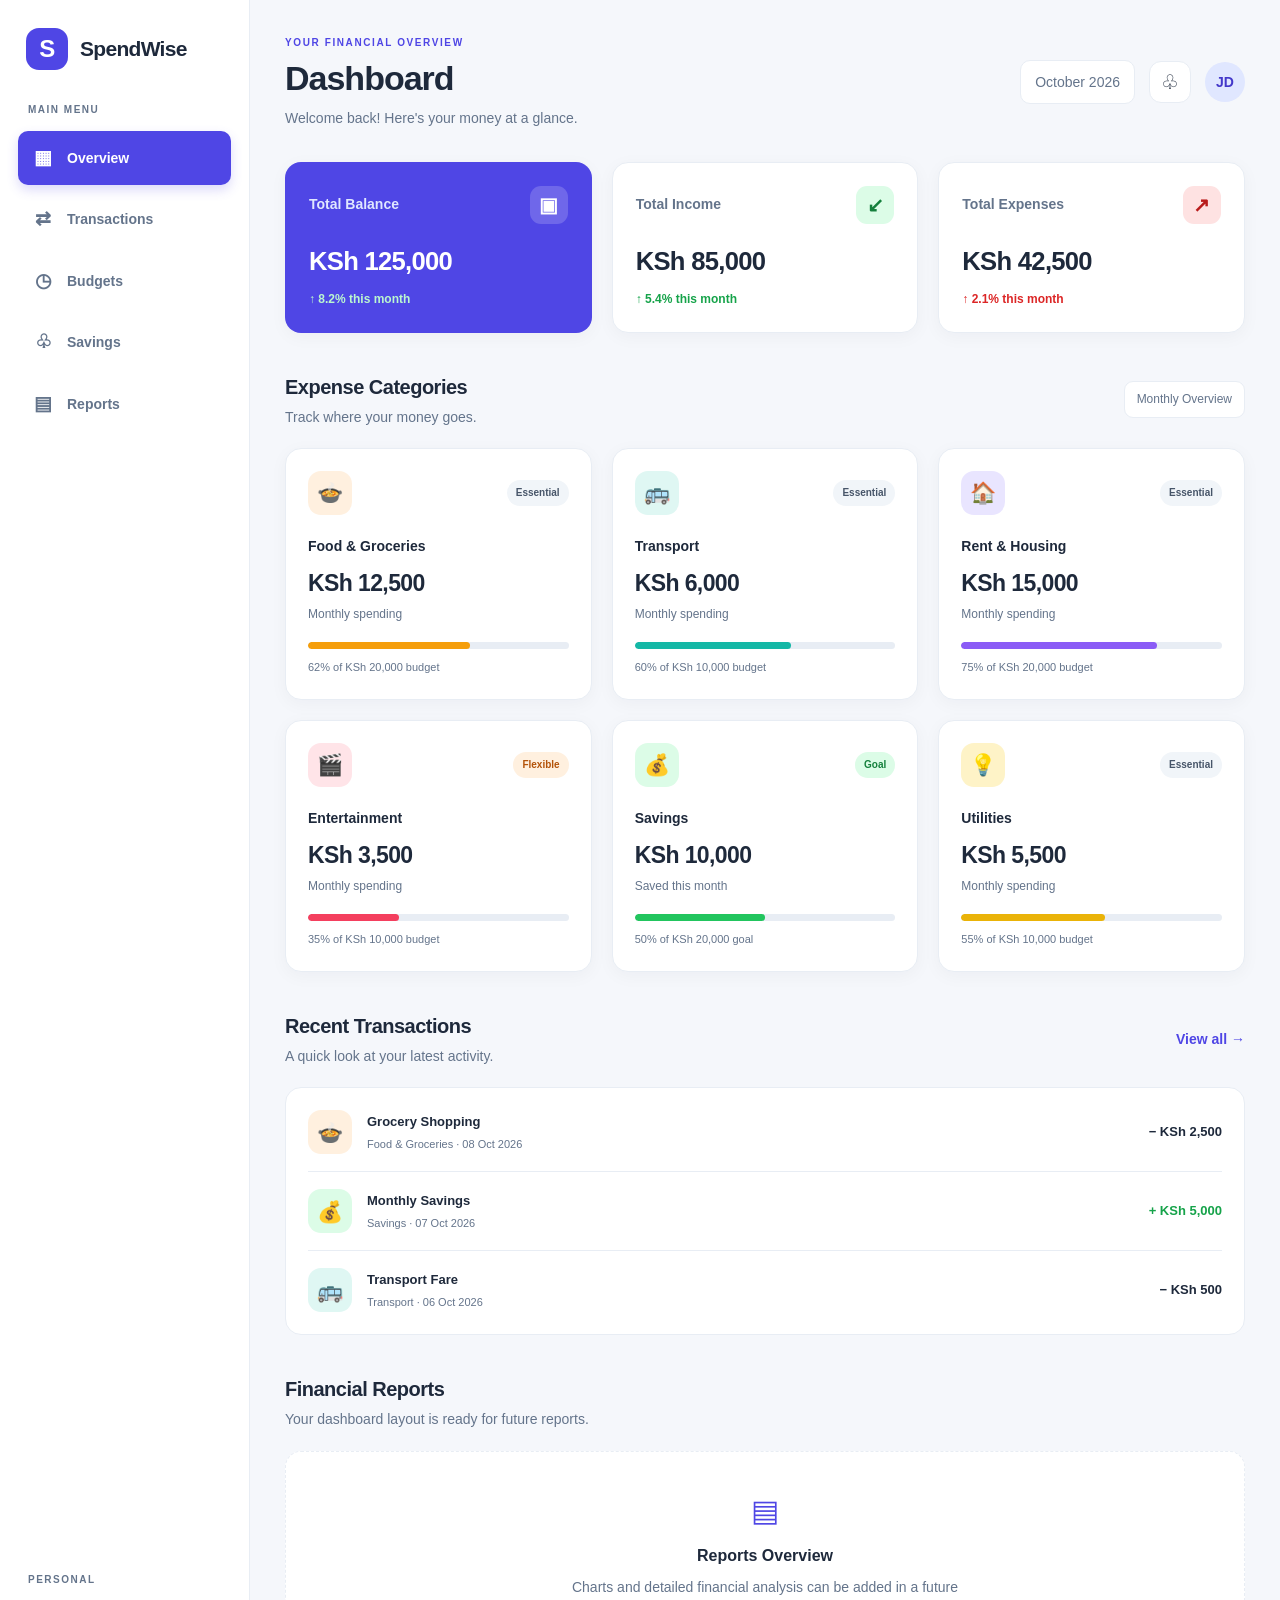
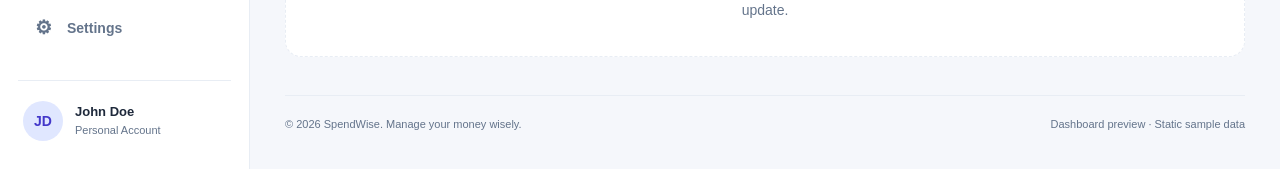
<file: index.html>
<!DOCTYPE html>
<html lang="en">
<head>
    <meta charset="UTF-8">
    <meta name="viewport" content="width=device-width, initial-scale=1.0">
    <meta name="description" content="SpendWise personal finance dashboard for tracking income, expenses, budgets and savings.">
    <title>Live  | Financial Dashboard</title>
    <link rel="stylesheet" href="style.css">
</head>

<body>
    <div class="dashboard">

        <!-- SIDEBAR -->
        <aside class="sidebar">
            <a href="#overview" class="brand">
                <span class="brand-icon">S</span>
                <span>SpendWise</span>
            </a>

            <div class="sidebar-menu">
                <p class="menu-label">MAIN MENU</p>

                <nav class="navigation" aria-label="Main navigation">
                    <a href="#overview" class="nav-link active">
                        <span class="nav-icon">▦</span> Overview
                    </a>
                    <a href="#transactions" class="nav-link">
                        <span class="nav-icon">⇄</span> Transactions
                    </a>
                    <a href="#budgets" class="nav-link">
                        <span class="nav-icon">◷</span> Budgets
                    </a>
                    <a href="#savings" class="nav-link">
                        <span class="nav-icon">♧</span> Savings
                    </a>
                    <a href="#reports" class="nav-link">
                        <span class="nav-icon">▤</span> Reports
                    </a>
                </nav>
            </div>

            <div class="sidebar-bottom">
                <p class="menu-label">PERSONAL</p>
                <a href="#settings" class="nav-link">
                    <span class="nav-icon">⚙</span> Settings
                </a>

                <div class="profile">
                    <div class="avatar">JD</div>
                    <div class="profile-info">
                        <strong>John Doe</strong>
                        <small>Personal Account</small>
                    </div>
                </div>
            </div>
        </aside>

        <!-- MAIN CONTENT -->
        <main class="main-content" id="overview">

            <!-- HEADER -->
            <header class="topbar">
                <div class="welcome">
                    <p class="eyebrow">YOUR FINANCIAL OVERVIEW</p>
                    <h1>Dashboard</h1>
                    <p>Welcome back! Here's your money at a glance.</p>
                </div>

                <div class="header-actions">
                    <span class="date-label">October 2026</span>
                    <button class="notification" type="button"
                            aria-label="Notifications">♧</button>
                    <div class="header-avatar">JD</div>
                </div>
            </header>

            <!-- FINANCIAL SUMMARY -->
            <section class="summary-grid" aria-label="Financial summary">

                <article class="summary-card balance-card">
                    <div class="card-heading">
                        <span>Total Balance</span>
                        <span class="summary-icon">▣</span>
                    </div>
                    <h2>KSh 125,000</h2>
                    <p class="summary-change">↑ 8.2% this month</p>
                </article>

                <article class="summary-card">
                    <div class="card-heading">
                        <span>Total Income</span>
                        <span class="summary-icon income-icon">↙</span>
                    </div>
                    <h2>KSh 85,000</h2>
                    <p class="summary-change">↑ 5.4% this month</p>
                </article>

                <article class="summary-card">
                    <div class="card-heading">
                        <span>Total Expenses</span>
                        <span class="summary-icon expense-icon">↗</span>
                    </div>
                    <h2>KSh 42,500</h2>
                    <p class="expense-change">↑ 2.1% this month</p>
                </article>

            </section>

            <!-- EXPENSE CATEGORIES -->
            <section class="categories-section" id="budgets">
                <div class="section-heading">
                    <div>
                        <h2>Expense Categories</h2>
                        <p>Track where your money goes.</p>
                    </div>
                    <span class="period-label">Monthly Overview</span>
                </div>

                <div class="category-grid">

                    <!-- FOOD -->
                    <article class="category-card" tabindex="0">
                        <div class="category-top">
                            <span class="category-icon food">🍲</span>
                            <span class="category-status">Essential</span>
                        </div>
                        <h3>Food &amp; Groceries</h3>
                        <p class="category-amount">KSh 12,500</p>
                        <p class="category-note">Monthly spending</p>
                        <div class="progress-track" role="img"
                             aria-label="62 percent of food budget used">
                            <div class="progress-fill food-progress"></div>
                        </div>
                        <p class="budget-text">62% of KSh 20,000 budget</p>
                    </article>

                    <!-- TRANSPORT -->
                    <article class="category-card" tabindex="0">
                        <div class="category-top">
                            <span class="category-icon transport">🚌</span>
                            <span class="category-status">Essential</span>
                        </div>
                        <h3>Transport</h3>
                        <p class="category-amount">KSh 6,000</p>
                        <p class="category-note">Monthly spending</p>
                        <div class="progress-track" role="img"
                             aria-label="60 percent of transport budget used">
                            <div class="progress-fill transport-progress"></div>
                        </div>
                        <p class="budget-text">60% of KSh 10,000 budget</p>
                    </article>

                    <!-- RENT -->
                    <article class="category-card" tabindex="0">
                        <div class="category-top">
                            <span class="category-icon rent">🏠</span>
                            <span class="category-status">Essential</span>
                        </div>
                        <h3>Rent &amp; Housing</h3>
                        <p class="category-amount">KSh 15,000</p>
                        <p class="category-note">Monthly spending</p>
                        <div class="progress-track" role="img"
                             aria-label="75 percent of housing budget used">
                            <div class="progress-fill rent-progress"></div>
                        </div>
                        <p class="budget-text">75% of KSh 20,000 budget</p>
                    </article>

                    <!-- ENTERTAINMENT -->
                    <article class="category-card" tabindex="0">
                        <div class="category-top">
                            <span class="category-icon entertainment">🎬</span>
                            <span class="category-status flexible">Flexible</span>
                        </div>
                        <h3>Entertainment</h3>
                        <p class="category-amount">KSh 3,500</p>
                        <p class="category-note">Monthly spending</p>
                        <div class="progress-track" role="img"
                             aria-label="35 percent of entertainment budget used">
                            <div class="progress-fill entertainment-progress"></div>
                        </div>
                        <p class="budget-text">35% of KSh 10,000 budget</p>
                    </article>

                    <!-- SAVINGS -->
                    <article class="category-card" id="savings" tabindex="0">
                        <div class="category-top">
                            <span class="category-icon savings">💰</span>
                            <span class="category-status savings-status">Goal</span>
                        </div>
                        <h3>Savings</h3>
                        <p class="category-amount">KSh 10,000</p>
                        <p class="category-note">Saved this month</p>
                        <div class="progress-track" role="img"
                             aria-label="50 percent of savings goal reached">
                            <div class="progress-fill savings-progress"></div>
                        </div>
                        <p class="budget-text">50% of KSh 20,000 goal</p>
                    </article>

                    <!-- UTILITIES -->
                    <article class="category-card" tabindex="0">
                        <div class="category-top">
                            <span class="category-icon utilities">💡</span>
                            <span class="category-status">Essential</span>
                        </div>
                        <h3>Utilities</h3>
                        <p class="category-amount">KSh 5,500</p>
                        <p class="category-note">Monthly spending</p>
                        <div class="progress-track" role="img"
                             aria-label="55 percent of utilities budget used">
                            <div class="progress-fill utilities-progress"></div>
                        </div>
                        <p class="budget-text">55% of KSh 10,000 budget</p>
                    </article>

                </div>
            </section>

            <!-- RECENT TRANSACTIONS -->
            <section class="transactions-section" id="transactions">
                <div class="section-heading">
                    <div>
                        <h2>Recent Transactions</h2>
                        <p>A quick look at your latest activity.</p>
                    </div>
                    <a href="#transactions" class="view-all">View all →</a>
                </div>

                <div class="transaction-list">

                    <div class="transaction-row">
                        <span class="transaction-icon food">🍲</span>
                        <div class="transaction-details">
                            <strong>Grocery Shopping</strong>
                            <small>Food &amp; Groceries · 08 Oct 2026</small>
                        </div>
                        <strong class="transaction-amount">− KSh 2,500</strong>
                    </div>

                    <div class="transaction-row">
                        <span class="transaction-icon savings">💰</span>
                        <div class="transaction-details">
                            <strong>Monthly Savings</strong>
                            <small>Savings · 07 Oct 2026</small>
                        </div>
                        <strong class="transaction-amount income-amount">
                            + KSh 5,000
                        </strong>
                    </div>

                    <div class="transaction-row">
                        <span class="transaction-icon transport">🚌</span>
                        <div class="transaction-details">
                            <strong>Transport Fare</strong>
                            <small>Transport · 06 Oct 2026</small>
                        </div>
                        <strong class="transaction-amount">− KSh 500</strong>
                    </div>

                </div>
            </section>

            <!-- REPORTS PLACEHOLDER -->
            <section class="reports-section" id="reports">
                <div class="section-heading">
                    <div>
                        <h2>Financial Reports</h2>
                        <p>Your dashboard layout is ready for future reports.</p>
                    </div>
                </div>
                <div class="report-placeholder">
                    <span class="report-icon">▤</span>
                    <h3>Reports Overview</h3>
                    <p>Charts and detailed financial analysis can be added in a future update.</p>
                </div>
            </section>

            <footer class="footer" id="settings">
                <p>© 2026 SpendWise. Manage your money wisely.</p>
                <p>Dashboard preview · Static sample data</p>
            </footer>

        </main>
    </div>
</body>
</html>
</file>
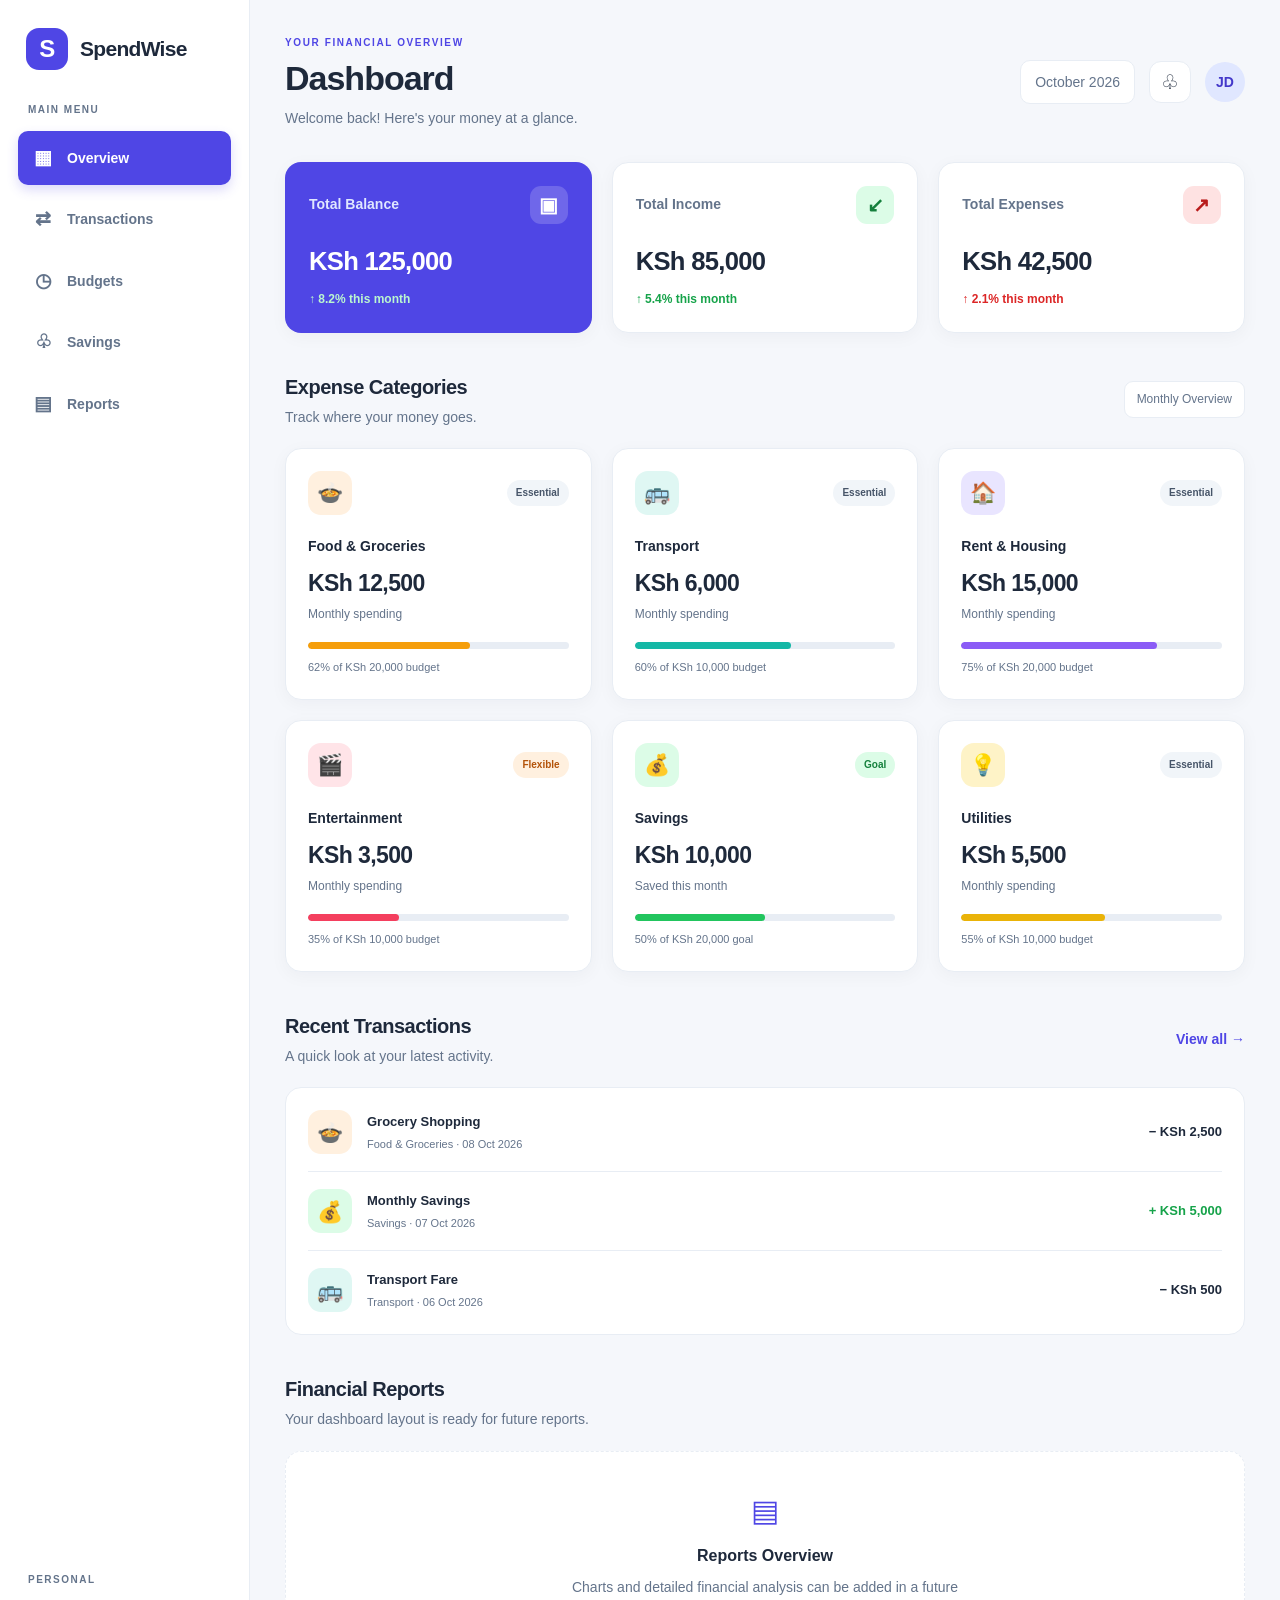
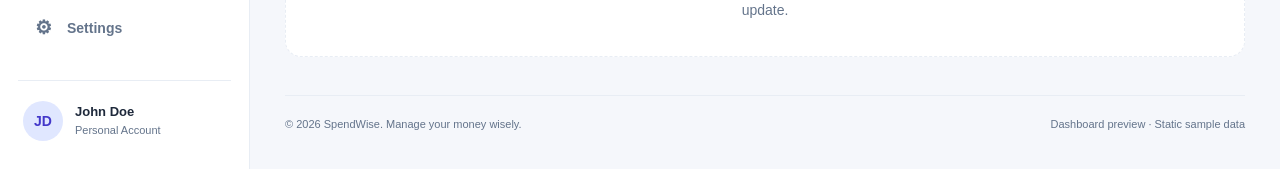
<file: iindex.html>
<!DOCTYPE html>
<html lang="en">
<head>
    <meta charset="UTF-8">
    <meta name="viewport" content="width=device-width, initial-scale=1.0">
    <meta name="description" content="SpendWise personal finance dashboard for tracking income, expenses, budgets and savings.">
    <title>SpendWise | Financial Dashboard</title>
    <link rel="stylesheet" href="style.css">
</head>

<body>
    <div class="dashboard">

        <!-- SIDEBAR -->
        <aside class="sidebar">
            <a href="#overview" class="brand">
                <span class="brand-icon">S</span>
                <span>SpendWise</span>
            </a>

            <div class="sidebar-menu">
                <p class="menu-label">MAIN MENU</p>

                <nav class="navigation" aria-label="Main navigation">
                    <a href="#overview" class="nav-link active">
                        <span class="nav-icon">▦</span> Overview
                    </a>
                    <a href="#transactions" class="nav-link">
                        <span class="nav-icon">⇄</span> Transactions
                    </a>
                    <a href="#budgets" class="nav-link">
                        <span class="nav-icon">◷</span> Budgets
                    </a>
                    <a href="#savings" class="nav-link">
                        <span class="nav-icon">♧</span> Savings
                    </a>
                    <a href="#reports" class="nav-link">
                        <span class="nav-icon">▤</span> Reports
                    </a>
                </nav>
            </div>

            <div class="sidebar-bottom">
                <p class="menu-label">PERSONAL</p>
                <a href="#settings" class="nav-link">
                    <span class="nav-icon">⚙</span> Settings
                </a>

                <div class="profile">
                    <div class="avatar">JD</div>
                    <div class="profile-info">
                        <strong>John Doe</strong>
                        <small>Personal Account</small>
                    </div>
                </div>
            </div>
        </aside>

        <!-- MAIN CONTENT -->
        <main class="main-content" id="overview">

            <!-- HEADER -->
            <header class="topbar">
                <div class="welcome">
                    <p class="eyebrow">YOUR FINANCIAL OVERVIEW</p>
                    <h1>Dashboard</h1>
                    <p>Welcome back! Here's your money at a glance.</p>
                </div>

                <div class="header-actions">
                    <span class="date-label">October 2026</span>
                    <button class="notification" type="button"
                            aria-label="Notifications">♧</button>
                    <div class="header-avatar">JD</div>
                </div>
            </header>

            <!-- FINANCIAL SUMMARY -->
            <section class="summary-grid" aria-label="Financial summary">

                <article class="summary-card balance-card">
                    <div class="card-heading">
                        <span>Total Balance</span>
                        <span class="summary-icon">▣</span>
                    </div>
                    <h2>KSh 125,000</h2>
                    <p class="summary-change">↑ 8.2% this month</p>
                </article>

                <article class="summary-card">
                    <div class="card-heading">
                        <span>Total Income</span>
                        <span class="summary-icon income-icon">↙</span>
                    </div>
                    <h2>KSh 85,000</h2>
                    <p class="summary-change">↑ 5.4% this month</p>
                </article>

                <article class="summary-card">
                    <div class="card-heading">
                        <span>Total Expenses</span>
                        <span class="summary-icon expense-icon">↗</span>
                    </div>
                    <h2>KSh 42,500</h2>
                    <p class="expense-change">↑ 2.1% this month</p>
                </article>

            </section>

            <!-- EXPENSE CATEGORIES -->
            <section class="categories-section" id="budgets">
                <div class="section-heading">
                    <div>
                        <h2>Expense Categories</h2>
                        <p>Track where your money goes.</p>
                    </div>
                    <span class="period-label">Monthly Overview</span>
                </div>

                <div class="category-grid">

                    <!-- FOOD -->
                    <article class="category-card" tabindex="0">
                        <div class="category-top">
                            <span class="category-icon food">🍲</span>
                            <span class="category-status">Essential</span>
                        </div>
                        <h3>Food &amp; Groceries</h3>
                        <p class="category-amount">KSh 12,500</p>
                        <p class="category-note">Monthly spending</p>
                        <div class="progress-track" role="img"
                             aria-label="62 percent of food budget used">
                            <div class="progress-fill food-progress"></div>
                        </div>
                        <p class="budget-text">62% of KSh 20,000 budget</p>
                    </article>

                    <!-- TRANSPORT -->
                    <article class="category-card" tabindex="0">
                        <div class="category-top">
                            <span class="category-icon transport">🚌</span>
                            <span class="category-status">Essential</span>
                        </div>
                        <h3>Transport</h3>
                        <p class="category-amount">KSh 6,000</p>
                        <p class="category-note">Monthly spending</p>
                        <div class="progress-track" role="img"
                             aria-label="60 percent of transport budget used">
                            <div class="progress-fill transport-progress"></div>
                        </div>
                        <p class="budget-text">60% of KSh 10,000 budget</p>
                    </article>

                    <!-- RENT -->
                    <article class="category-card" tabindex="0">
                        <div class="category-top">
                            <span class="category-icon rent">🏠</span>
                            <span class="category-status">Essential</span>
                        </div>
                        <h3>Rent &amp; Housing</h3>
                        <p class="category-amount">KSh 15,000</p>
                        <p class="category-note">Monthly spending</p>
                        <div class="progress-track" role="img"
                             aria-label="75 percent of housing budget used">
                            <div class="progress-fill rent-progress"></div>
                        </div>
                        <p class="budget-text">75% of KSh 20,000 budget</p>
                    </article>

                    <!-- ENTERTAINMENT -->
                    <article class="category-card" tabindex="0">
                        <div class="category-top">
                            <span class="category-icon entertainment">🎬</span>
                            <span class="category-status flexible">Flexible</span>
                        </div>
                        <h3>Entertainment</h3>
                        <p class="category-amount">KSh 3,500</p>
                        <p class="category-note">Monthly spending</p>
                        <div class="progress-track" role="img"
                             aria-label="35 percent of entertainment budget used">
                            <div class="progress-fill entertainment-progress"></div>
                        </div>
                        <p class="budget-text">35% of KSh 10,000 budget</p>
                    </article>

                    <!-- SAVINGS -->
                    <article class="category-card" id="savings" tabindex="0">
                        <div class="category-top">
                            <span class="category-icon savings">💰</span>
                            <span class="category-status savings-status">Goal</span>
                        </div>
                        <h3>Savings</h3>
                        <p class="category-amount">KSh 10,000</p>
                        <p class="category-note">Saved this month</p>
                        <div class="progress-track" role="img"
                             aria-label="50 percent of savings goal reached">
                            <div class="progress-fill savings-progress"></div>
                        </div>
                        <p class="budget-text">50% of KSh 20,000 goal</p>
                    </article>

                    <!-- UTILITIES -->
                    <article class="category-card" tabindex="0">
                        <div class="category-top">
                            <span class="category-icon utilities">💡</span>
                            <span class="category-status">Essential</span>
                        </div>
                        <h3>Utilities</h3>
                        <p class="category-amount">KSh 5,500</p>
                        <p class="category-note">Monthly spending</p>
                        <div class="progress-track" role="img"
                             aria-label="55 percent of utilities budget used">
                            <div class="progress-fill utilities-progress"></div>
                        </div>
                        <p class="budget-text">55% of KSh 10,000 budget</p>
                    </article>

                </div>
            </section>

            <!-- RECENT TRANSACTIONS -->
            <section class="transactions-section" id="transactions">
                <div class="section-heading">
                    <div>
                        <h2>Recent Transactions</h2>
                        <p>A quick look at your latest activity.</p>
                    </div>
                    <a href="#transactions" class="view-all">View all →</a>
                </div>

                <div class="transaction-list">

                    <div class="transaction-row">
                        <span class="transaction-icon food">🍲</span>
                        <div class="transaction-details">
                            <strong>Grocery Shopping</strong>
                            <small>Food &amp; Groceries · 08 Oct 2026</small>
                        </div>
                        <strong class="transaction-amount">− KSh 2,500</strong>
                    </div>

                    <div class="transaction-row">
                        <span class="transaction-icon savings">💰</span>
                        <div class="transaction-details">
                            <strong>Monthly Savings</strong>
                            <small>Savings · 07 Oct 2026</small>
                        </div>
                        <strong class="transaction-amount income-amount">
                            + KSh 5,000
                        </strong>
                    </div>

                    <div class="transaction-row">
                        <span class="transaction-icon transport">🚌</span>
                        <div class="transaction-details">
                            <strong>Transport Fare</strong>
                            <small>Transport · 06 Oct 2026</small>
                        </div>
                        <strong class="transaction-amount">− KSh 500</strong>
                    </div>

                </div>
            </section>

            <!-- REPORTS PLACEHOLDER -->
            <section class="reports-section" id="reports">
                <div class="section-heading">
                    <div>
                        <h2>Financial Reports</h2>
                        <p>Your dashboard layout is ready for future reports.</p>
                    </div>
                </div>
                <div class="report-placeholder">
                    <span class="report-icon">▤</span>
                    <h3>Reports Overview</h3>
                    <p>Charts and detailed financial analysis can be added in a future update.</p>
                </div>
            </section>

            <footer class="footer" id="settings">
                <p>© 2026 SpendWise. Manage your money wisely.</p>
                <p>Dashboard preview · Static sample data</p>
            </footer>

        </main>
    </div>
</body>
</html>
</file>
<file: style.css>
/* =========================================
   SPENDWISE DASHBOARD
   WEEK 4: GRID AND FLEXBOX
========================================= */

/* 1. THEME VARIABLES */
:root {
    --brand-color: #4f46e5;
    --brand-hover: #4338ca;
    --accent-color: #14b8a6;

    --background-color: #f5f7fb;
    --surface-color: #ffffff;
    --sidebar-color: #ffffff;

    --primary-text: #1e293b;
    --secondary-text: #64748b;
    --border-color: #e8edf4;

    --success-color: #16a34a;
    --danger-color: #dc2626;

    --food-color: #fff0df;
    --transport-color: #dff7f3;
    --rent-color: #e9e5ff;
    --entertainment-color: #ffe4e8;
    --savings-color: #dcfce7;
    --utilities-color: #fef3c7;

    --card-radius: 16px;
    --small-radius: 10px;

    --shadow: 0 4px 18px rgba(15, 23, 42, 0.04);
    --card-shadow: 0 8px 24px rgba(15, 23, 42, 0.10);
}

/* 2. RESET */
* {
    margin: 0;
    padding: 0;
    box-sizing: border-box;
}

html {
    scroll-behavior: smooth;
}

body {
    font-family: "Segoe UI", Arial, sans-serif;
    background: var(--background-color);
    color: var(--primary-text);
    line-height: 1.6;
    font-size: 14px;
}

a {
    color: inherit;
    text-decoration: none;
}

button {
    font: inherit;
    cursor: pointer;
}

/* 3. MAIN DASHBOARD GRID */
.dashboard {
    display: grid;
    grid-template-columns: 250px minmax(0, 1fr);
    min-height: 100vh;
}

/* 4. SIDEBAR */
.sidebar {
    background: var(--sidebar-color);
    border-right: 1px solid var(--border-color);
    padding: 28px 18px;

    display: flex;
    flex-direction: column;
    gap: 32px;
}

.brand {
    display: flex;
    align-items: center;
    gap: 12px;
    padding: 0 8px;

    font-size: 21px;
    font-weight: 800;
    letter-spacing: -0.7px;
}

.brand-icon {
    width: 42px;
    height: 42px;
    border-radius: 13px;
    background: var(--brand-color);
    color: #ffffff;

    display: flex;
    align-items: center;
    justify-content: center;

    font-size: 24px;
    font-weight: 800;
}

.menu-label {
    margin: 0 10px 13px;
    color: var(--secondary-text);
    font-size: 10px;
    font-weight: 800;
    letter-spacing: 1.5px;
}

.navigation {
    display: flex;
    flex-direction: column;
    gap: 7px;
}

.nav-link {
    display: flex;
    align-items: center;
    gap: 13px;

    padding: 12px 14px;
    border-radius: var(--small-radius);

    color: var(--secondary-text);
    font-weight: 600;

    transition:
        background-color 200ms ease,
        color 200ms ease,
        transform 200ms ease;
}

.nav-icon {
    width: 22px;
    text-align: center;
    font-size: 19px;
}

.nav-link:hover {
    background: var(--background-color);
    color: var(--brand-color);
    transform: translateX(2px);
}

.nav-link:focus-visible {
    outline: 2px solid var(--brand-color);
    outline-offset: 3px;
}

.nav-link.active {
    background: var(--brand-color);
    color: #ffffff;
    box-shadow: 0 5px 12px rgba(79, 70, 229, 0.2);
}

.sidebar-bottom {
    margin-top: auto;
}

.profile {
    display: flex;
    align-items: center;
    gap: 12px;

    margin-top: 24px;
    padding: 20px 5px 0;
    border-top: 1px solid var(--border-color);
}

.avatar,
.header-avatar {
    width: 40px;
    height: 40px;
    border-radius: 50%;
    flex-shrink: 0;

    display: flex;
    align-items: center;
    justify-content: center;

    background: #e0e7ff;
    color: #4338ca;
    font-weight: 800;
}

.profile-info strong,
.profile-info small {
    display: block;
}

.profile-info strong {
    font-size: 13px;
}

.profile-info small {
    font-size: 11px;
    color: var(--secondary-text);
}

/* 5. MAIN CONTENT */
.main-content {
    min-width: 0;
    padding: 35px;
}

/* 6. HEADER FLEXBOX */
.topbar {
    display: flex;
    align-items: center;
    justify-content: space-between;
    gap: 20px;
    margin-bottom: 32px;
}

.eyebrow {
    color: var(--brand-color);
    font-size: 10px;
    font-weight: 800;
    letter-spacing: 1.6px;
    margin-bottom: 5px;
}

.welcome h1 {
    font-size: clamp(26px, 3vw, 34px);
    line-height: 1.3;
    letter-spacing: -1px;
}

.welcome > p:last-child {
    margin-top: 7px;
    color: var(--secondary-text);
}

.header-actions {
    display: flex;
    align-items: center;
    gap: 14px;
}

.date-label {
    padding: 10px 14px;
    border: 1px solid var(--border-color);
    border-radius: var(--small-radius);
    background: var(--surface-color);
    color: var(--secondary-text);
    white-space: nowrap;
}

.notification {
    width: 42px;
    height: 42px;
    border: 1px solid var(--border-color);
    border-radius: 12px;
    background: var(--surface-color);
    color: var(--primary-text);
    font-size: 20px;
}

.notification:hover {
    color: var(--brand-color);
    border-color: var(--brand-color);
}

.notification:focus-visible {
    outline: 2px solid var(--brand-color);
    outline-offset: 3px;
}

/* 7. SUMMARY GRID */
.summary-grid {
    display: grid;
    grid-template-columns: repeat(3, minmax(0, 1fr));
    gap: 20px;
    margin-bottom: 38px;
}

.summary-card {
    min-width: 0;
    padding: 23px;
    background: var(--surface-color);
    border: 1px solid var(--border-color);
    border-radius: var(--card-radius);
    box-shadow: var(--shadow);
}

.balance-card {
    background: var(--brand-color);
    color: #ffffff;
    border-color: transparent;
}

.card-heading {
    display: flex;
    align-items: center;
    justify-content: space-between;
    gap: 10px;
    color: var(--secondary-text);
    font-weight: 600;
}

.balance-card .card-heading {
    color: #e0e7ff;
}

.summary-icon {
    width: 38px;
    height: 38px;
    border-radius: 11px;

    display: flex;
    align-items: center;
    justify-content: center;

    background: #eef2ff;
    color: var(--brand-color);
    font-size: 20px;
}

.balance-card .summary-icon {
    background: rgba(255, 255, 255, 0.18);
    color: #ffffff;
}

.income-icon {
    background: #dcfce7;
    color: #15803d;
}

.expense-icon {
    background: #fee2e2;
    color: #b91c1c;
}

.summary-card h2 {
    margin: 17px 0 8px;
    font-size: clamp(20px, 2vw, 27px);
    letter-spacing: -0.7px;
    overflow-wrap: anywhere;
}

.summary-change,
.expense-change {
    font-size: 12px;
    font-weight: 700;
}

.summary-change {
    color: var(--success-color);
}

.expense-change {
    color: var(--danger-color);
}

.balance-card .summary-change {
    color: #bbf7d0;
}

/* 8. SECTION HEADINGS */
.categories-section,
.transactions-section,
.reports-section {
    margin-bottom: 38px;
}

.section-heading {
    display: flex;
    align-items: center;
    justify-content: space-between;
    gap: 16px;
    margin-bottom: 20px;
}

.section-heading h2 {
    font-size: 20px;
    letter-spacing: -0.5px;
}

.section-heading p {
    margin-top: 3px;
    color: var(--secondary-text);
}

.period-label {
    padding: 8px 12px;
    border: 1px solid var(--border-color);
    border-radius: 9px;
    background: var(--surface-color);
    color: var(--secondary-text);
    font-size: 12px;
    white-space: nowrap;
}

/* 9. CATEGORY GRID */
.category-grid {
    display: grid;
    grid-template-columns: repeat(3, minmax(0, 1fr));
    gap: 20px;
}

.category-card {
    min-width: 0;
    padding: 22px;
    border: 1px solid var(--border-color);
    border-radius: var(--card-radius);
    background: var(--surface-color);
    box-shadow: var(--shadow);

    display: flex;
    flex-direction: column;
    align-items: flex-start;

    transition:
        transform 220ms ease,
        box-shadow 220ms ease,
        border-color 220ms ease;
}

/* 10. HOVER AND KEYBOARD FOCUS */
.category-card:hover,
.category-card:focus-visible {
    transform: translateY(-4px);
    box-shadow: var(--card-shadow);
    border-color: var(--brand-color);
}

.category-card:focus-visible {
    outline: 2px solid var(--brand-color);
    outline-offset: 3px;
}

/* 11. CATEGORY ICONS */
.category-top {
    width: 100%;
    display: flex;
    align-items: center;
    justify-content: space-between;
    gap: 10px;
    margin-bottom: 20px;
}

.category-icon,
.transaction-icon {
    width: 44px;
    height: 44px;
    flex-shrink: 0;
    border-radius: 13px;

    display: flex;
    align-items: center;
    justify-content: center;

    font-size: 21px;
}

.food {
    background: var(--food-color);
}

.transport {
    background: var(--transport-color);
}

.rent {
    background: var(--rent-color);
}

.entertainment {
    background: var(--entertainment-color);
}

.savings {
    background: var(--savings-color);
}

.utilities {
    background: var(--utilities-color);
}

.category-status {
    padding: 5px 9px;
    border-radius: 20px;
    background: #f1f5f9;
    color: #475569;
    font-size: 10px;
    font-weight: 700;
}

.flexible {
    background: #fff0df;
    color: #b45309;
}

.savings-status {
    background: #dcfce7;
    color: #15803d;
}

/* 12. CATEGORY INFORMATION */
.category-card h3 {
    font-size: 14px;
    font-weight: 700;
}

.category-amount {
    margin-top: 8px;
    font-size: 23px;
    font-weight: 800;
    letter-spacing: -0.6px;
    overflow-wrap: anywhere;
}

.category-note {
    margin: 3px 0 18px;
    color: var(--secondary-text);
    font-size: 12px;
}

/* 13. BUDGET PROGRESS BARS */
.progress-track {
    width: 100%;
    height: 7px;
    overflow: hidden;
    border-radius: 20px;
    background: var(--border-color);
}

.progress-fill {
    height: 100%;
    border-radius: inherit;
}

.food-progress {
    width: 62%;
    background: #f59e0b;
}

.transport-progress {
    width: 60%;
    background: #14b8a6;
}

.rent-progress {
    width: 75%;
    background: #8b5cf6;
}

.entertainment-progress {
    width: 35%;
    background: #f43f5e;
}

.savings-progress {
    width: 50%;
    background: #22c55e;
}

.utilities-progress {
    width: 55%;
    background: #eab308;
}

.budget-text {
    margin-top: 10px;
    color: var(--secondary-text);
    font-size: 11px;
}

/* 14. TRANSACTIONS */
.transaction-list {
    padding: 5px 22px;
    border: 1px solid var(--border-color);
    border-radius: var(--card-radius);
    background: var(--surface-color);
}

.transaction-row {
    display: flex;
    align-items: center;
    gap: 15px;
    padding: 17px 0;
}

.transaction-row + .transaction-row {
    border-top: 1px solid var(--border-color);
}

.transaction-details {
    flex: 1;
    min-width: 0;
}

.transaction-details strong,
.transaction-details small {
    display: block;
}

.transaction-details strong {
    font-size: 13px;
}

.transaction-details small {
    margin-top: 3px;
    color: var(--secondary-text);
    font-size: 11px;
}

.transaction-amount {
    font-size: 13px;
    white-space: nowrap;
}

.income-amount {
    color: var(--success-color);
}

.view-all {
    color: var(--brand-color);
    font-weight: 700;
    white-space: nowrap;
}

.view-all:hover {
    color: var(--brand-hover);
    text-decoration: underline;
}

.view-all:focus-visible {
    outline: 2px solid var(--brand-color);
    outline-offset: 3px;
}

/* 15. REPORTS PLACEHOLDER */
.report-placeholder {
    display: flex;
    flex-direction: column;
    align-items: center;
    justify-content: center;
    gap: 8px;
    text-align: center;

    padding: 35px 20px;
    border: 1px dashed var(--border-color);
    border-radius: var(--card-radius);
    background: var(--surface-color);
}

.report-icon {
    font-size: 30px;
    color: var(--brand-color);
}

.report-placeholder h3 {
    font-size: 16px;
}

.report-placeholder p {
    color: var(--secondary-text);
    max-width: 420px;
}

/* 16. FOOTER */
.footer {
    display: flex;
    justify-content: space-between;
    flex-wrap: wrap;
    gap: 10px;

    padding-top: 20px;
    border-top: 1px solid var(--border-color);

    color: var(--secondary-text);
    font-size: 11px;
}

/* 17. TABLET LAYOUT */
@media (max-width: 1100px) {
    .dashboard {
        grid-template-columns: 210px minmax(0, 1fr);
    }

    .main-content {
        padding: 25px;
    }

    .summary-grid {
        gap: 12px;
    }

    .summary-card {
        padding: 17px;
    }

    .category-grid {
        grid-template-columns: repeat(2, minmax(0, 1fr));
        gap: 15px;
    }
}

/* 18. MOBILE LAYOUT: BELOW 768px */
@media (max-width: 767px) {
    .dashboard {
        grid-template-columns: minmax(0, 1fr);
    }

    .sidebar {
        padding: 18px;
        gap: 18px;
        border-right: none;
        border-bottom: 1px solid var(--border-color);
    }

    .navigation {
        flex-direction: row;
        flex-wrap: wrap;
        gap: 7px;
    }

    .nav-link {
        padding: 9px 11px;
        font-size: 12px;
    }

    .nav-icon {
        width: auto;
        font-size: 15px;
    }

    .sidebar-bottom {
        display: none;
    }

    .main-content {
        padding: 22px 16px;
    }

    .topbar {
        flex-direction: column;
        align-items: flex-start;
        gap: 16px;
    }

    .header-actions {
        width: 100%;
        flex-wrap: wrap;
    }

    .summary-grid,
    .category-grid {
        grid-template-columns: minmax(0, 1fr);
    }

    .summary-card {
        padding: 22px;
    }

    .summary-card h2 {
        font-size: 25px;
    }

    .section-heading {
        flex-direction: column;
        align-items: flex-start;
    }

    .category-card {
        padding: 22px;
    }

    .transaction-list {
        padding: 5px 14px;
    }

    .transaction-row {
        gap: 10px;
    }

    .transaction-icon {
        width: 38px;
        height: 38px;
    }

    .transaction-amount {
        font-size: 11px;
    }

    .footer {
        flex-direction: column;
    }
}

/* 19. DARK THEME
   Override only the root variables */
@media (prefers-color-scheme: dark) {
    :root {
        --brand-color: #818cf8;
        --brand-hover: #a5b4fc;
        --accent-color: #2dd4bf;

        --background-color: #0f172a;
        --surface-color: #1e293b;
        --sidebar-color: #111c30;

        --primary-text: #f1f5f9;
        --secondary-text: #a8b5c8;
        --border-color: #334155;

        --success-color: #4ade80;
        --danger-color: #f87171;

        --food-color: #422c1b;
        --transport-color: #123b3b;
        --rent-color: #302957;
        --entertainment-color: #492331;
        --savings-color: #173b2a;
        --utilities-color: #433716;

        --shadow: 0 4px 18px rgba(0, 0, 0, 0.12);
        --card-shadow: 0 8px 24px rgba(0, 0, 0, 0.25);
    }
}
</file>
